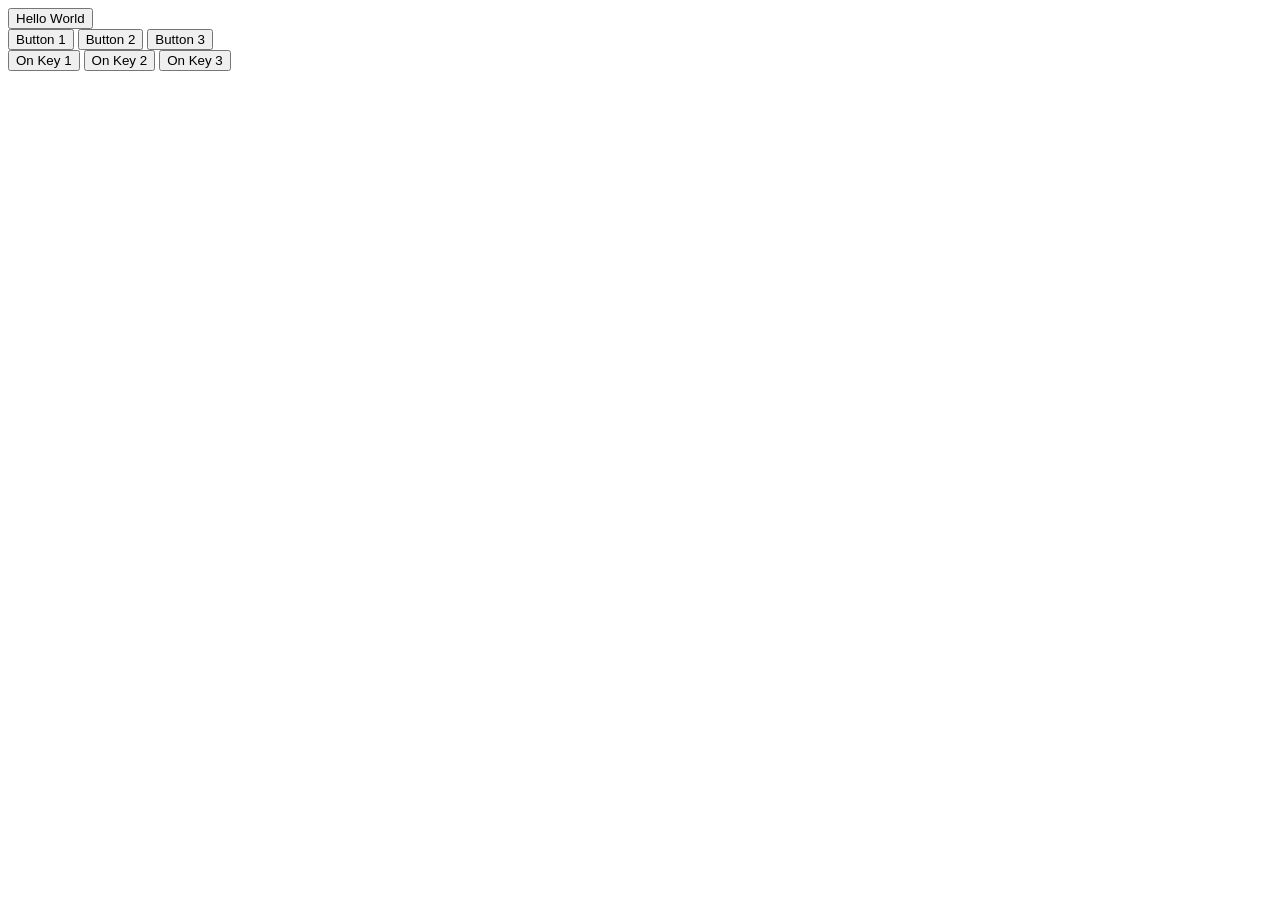
<file: js advanced re 2/index.html>
<!DOCTYPE html>
<html lang="en">
<head>
    <meta charset="UTF-8">
    <meta name="viewport" content="width=device-width, initial-scale=1.0">
    <title>Undervisning 2 js advanced re</title>
    <script src="app.js" defer></script>
</head>
<body>

    <button id="hello-world-btn">Hello World</button>

    <div>
        <button class="btn">Button 1</button>
        <button class="btn">Button 2</button>
        <button class="btn">Button 3</button>
    </div>

    <div>

        <button class="onKeyBtn">On Key 1</button>
        <button class="onKeyBtn">On Key 2</button>
        <button class="onKeyBtn">On Key 3</button>

    </div>
    
</body>
</html>
</file>
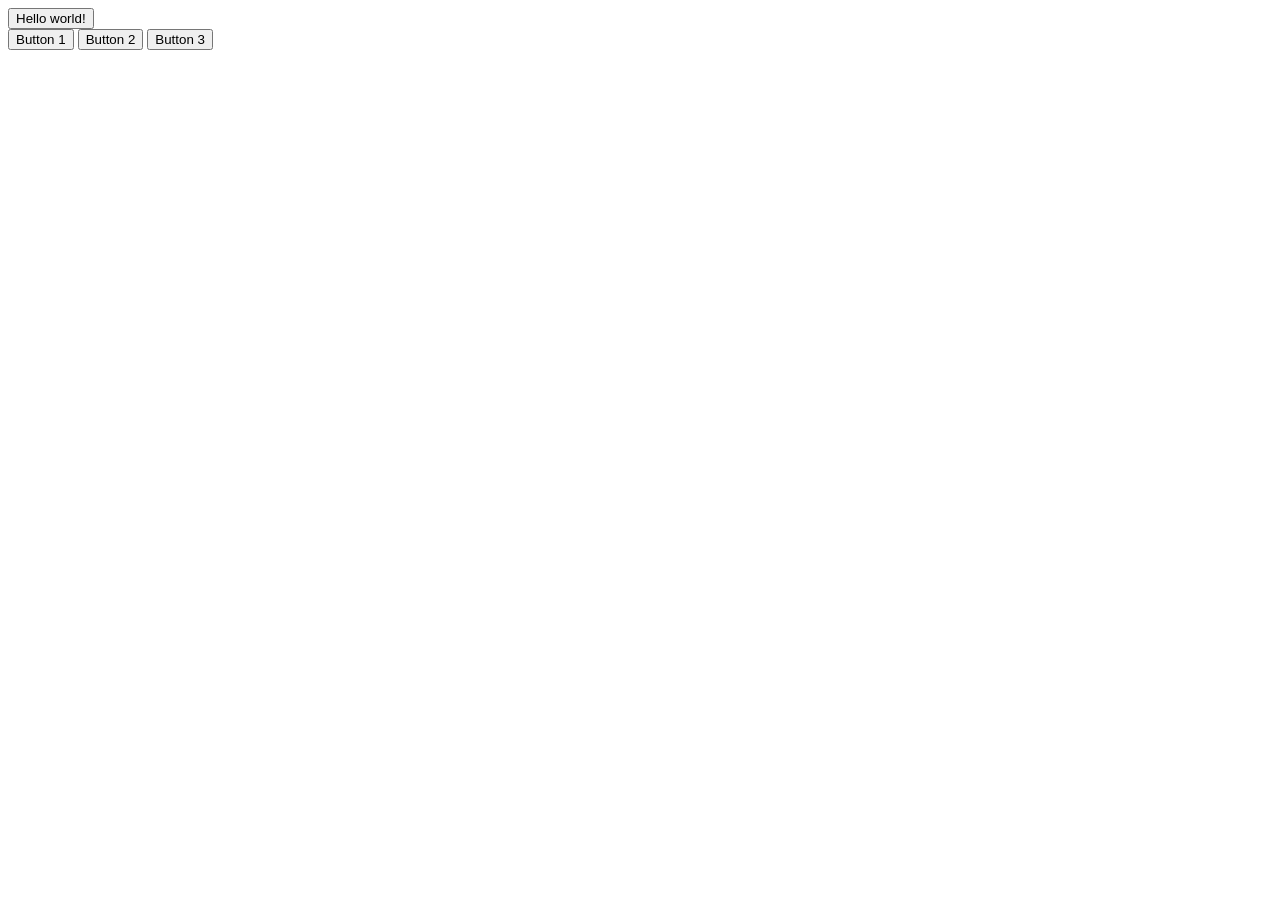
<file: Undervisning 2 js advanced event listeners/index.html>
<!DOCTYPE html>
<html lang="en">
<head>
    <meta charset="UTF-8">
    <script src="app.js" defer></script>
    <meta name="viewport" content="width=device-width, initial-scale=1.0">
    <title>Undervisning js advanced - event listeners</title>
</head>
<body>


   


   

    <button id="hello-world-btn">Hello world!</button>
    <div>
    <button class="btn">Button 1</button>
    <button class="btn">Button 2</button>
    <button class="btn">Button 3</button>
    </div>


    
    
</body>
</html>
</file>
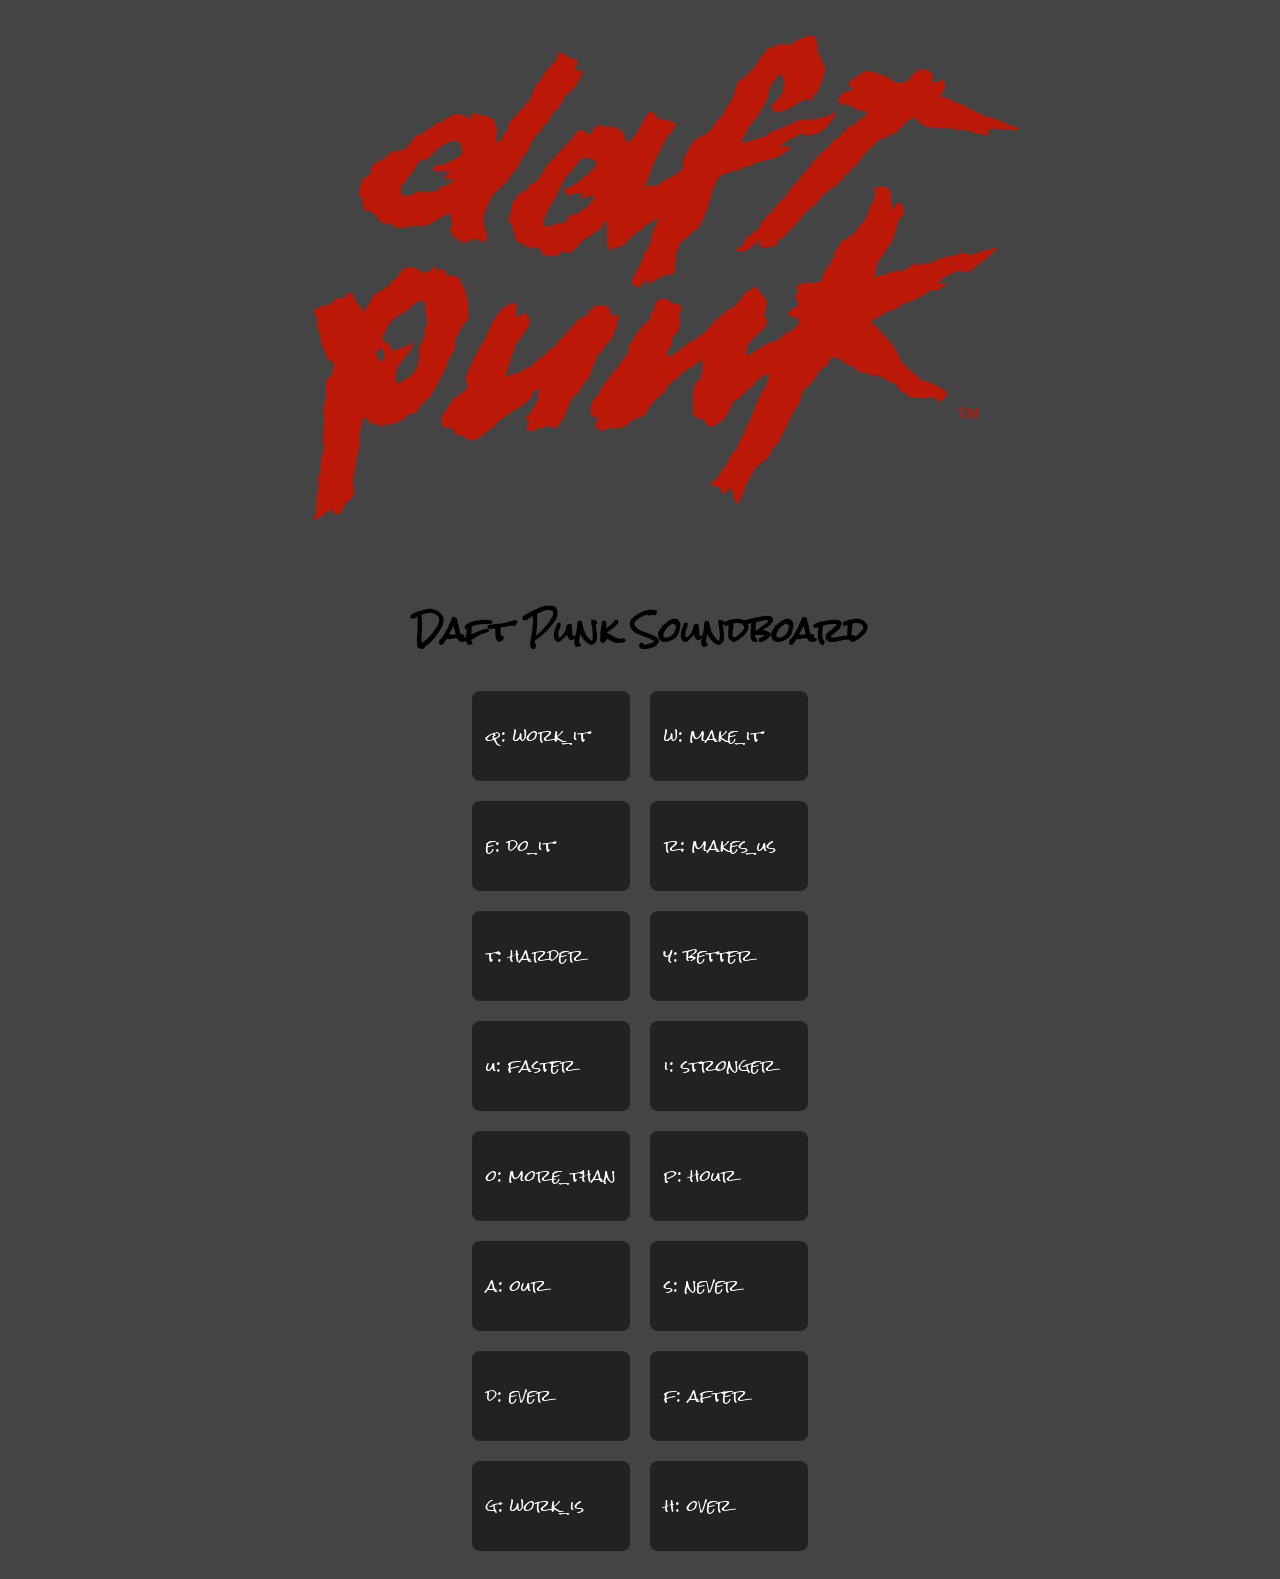
<file: Undervisning 3 javascript advanced/index.html>
<!DOCTYPE html>
<html lang="en">
<head>
    <meta charset="UTF-8">
    <script src="app.js" defer></script>
    <link rel="stylesheet" href="style.css">
    <link rel="preconnect" href="https://fonts.googleapis.com">
    <link rel="preconnect" href="https://fonts.gstatic.com" crossorigin>
    <link href="https://fonts.googleapis.com/css2?family=Rock+Salt&display=swap" rel="stylesheet">
    <meta name="viewport" content="width=device-width, initial-scale=1.0">
    <title>Undervisning 3 js advanced - Daft punk project</title>
</head>
<body>


    <header>

        <img src="./images 2/Daft_Punk.png" alt="Daft punk logo">
        
    </header>


    <main>
        

        <h1>Daft Punk Soundboard</h1>

        <div id="sound-container">



        </div>
    </main>
    
</body>
</html>
</file>
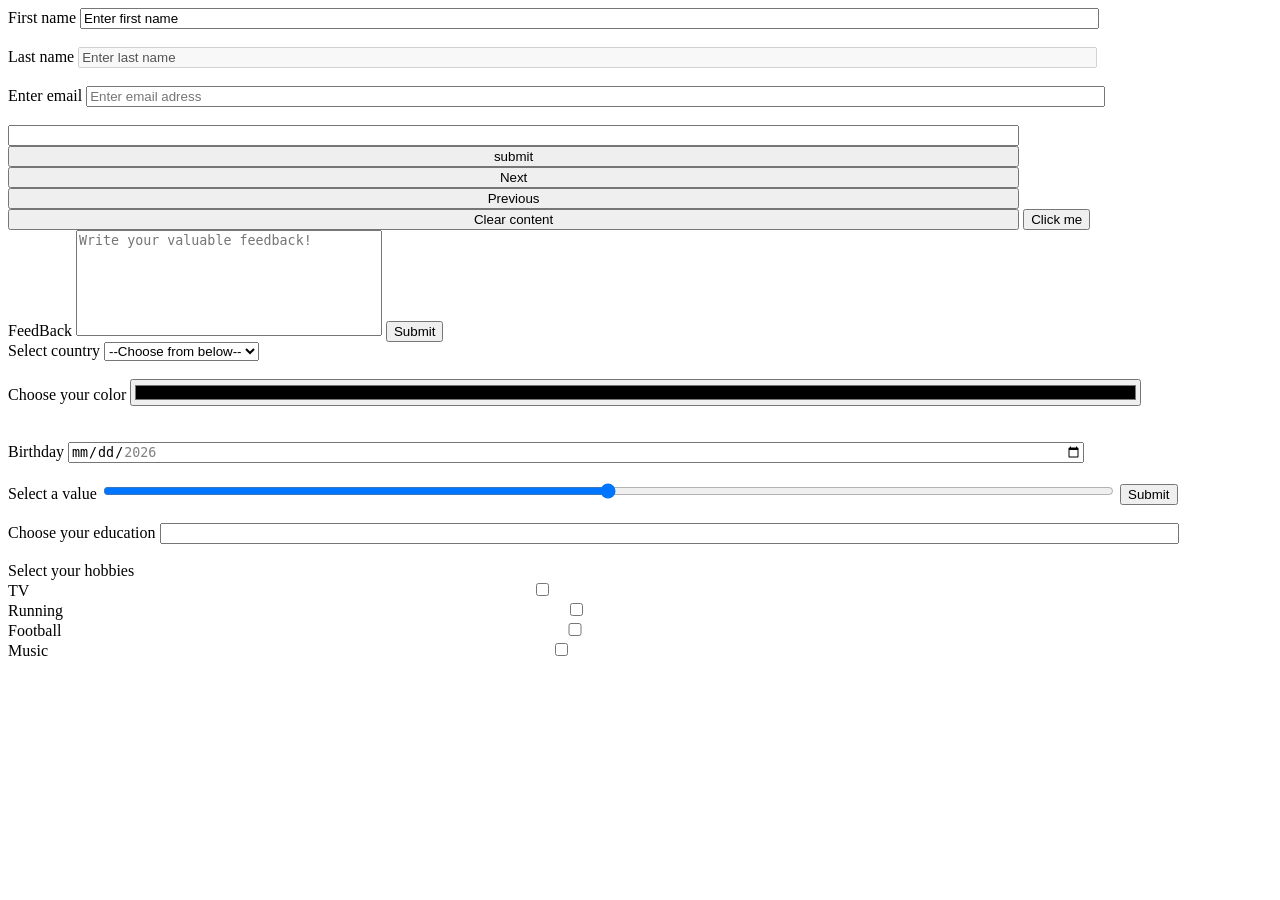
<file: Undervisning 4 htmlCss/index.html>
<!DOCTYPE html>
<html lang="en">
<head>
    <link rel="stylesheet" href="style.css">
    <meta charset="UTF-8">
    <meta name="viewport" content="width=device-width, initial-scale=1.0">
    <title>Undervisning 4</title>
</head>
<body>
    <header>

    </header>

    <main>

        <form action="">

            <!-- readonly, bruker kan kun lese -->
            <label>First name</label>
            <input type="text" name="" id="" value="Enter first name" readonly><br></br>

            <!-- disabled, hindrer også bruker i å skrive noe i feltet. Dette gir også en synlig forskjell -->
            <label>Last name</label>
            <input type="text" name="" id="" value="Enter last name" disabled> <br></br>

            <label>Enter email</label>
            <input type="text" name="" id="" placeholder="Enter email adress"><br></br>
        </form>



        <!-- Different type of buttons and their uses -->
        <div class="search">
            <label for=""></label>
            <input type="search" name="" id="">
            <input type="submit" value="submit">
            <input type="button" value="Next">
            <input type="button" value="Previous">
            <input type="reset" value="Clear content">

            
            <!-- standard button  -->
            <button>Click me</button> 
        </div>



        <!-- inputfield for larger texts from users, holds 10 rows as standard-->
         <form action="">
        <div>
            <label for="">FeedBack</label>
            <textarea name="" id="" placeholder="Write your valuable feedback!"></textarea>
            <button>Submit</button>
        </div>

        
        <!-- Selection felt hvor bruker kan velge mellom flere alternativer -->
        <label for="">Select country</label>
        <select name="country" id="country">

            <!-- Her bestemmer jeg hva jeg vil at skal displayes som en "placeholder" som bruker ikke kan benytte  -->
            <option value="" disabled selected>--Choose from below--</option>
            <option value="">Norway</option>
            <option value="">Sweden</option>
            <option value="">Denmark</option>
            <option value="">Finland</option>
            <option value="">Germany</option>

        </select><br></br>

        <!-- Mulighet for bruker til å velge farger. Kan også benyttes via javascript for å endre farge på elementer -->
        <label for="">Choose your color</label>
        <input type="color" name="" id="">

        </form> <br></br>


        
        <!-- Lar brukeren velge en dato innen en ramme satt av meg -->
        <form action="">
            <label for="">Birthday</label>
            <input type="date" name="" id="" max="2026-12-31" min="2026-01-01"> <br> <br>
            
            <!-- Lar brukeren velge en verdi i form av en slider -->
            <label for="">Select a value</label>
            <input type="range" name="" id="">
            <button type="submit">Submit</button><br><br>

            
            <!-- Gir brukeren valg -->
            <label for="">Choose your education</label>
            <input list="Education">
            <datalist id="Education">
                <option value="10th Standard"></option>
                <option value="PHD"></option>

            </datalist> <br><br>


            <!-- Gir brukeren en liste med valg de kan "krysse av" -->

            <label for="">Select your hobbies</label><br>

            <label for="tv">TV</label>
            <input type="checkbox" name="" id="tv" style="cursor: pointer;"><br>

            <label for="running">Running</label>
            <input type="checkbox" name="" id="running"><br>

            <label for="football">Football</label>
            <input type="checkbox" name="" id="football"><br>

            <label for="music">Music</label>
            <input type="checkbox" name="" id="music"><br>



        </form>








    </main>

    <footer>

    </footer>
</body>
</html>
</file>
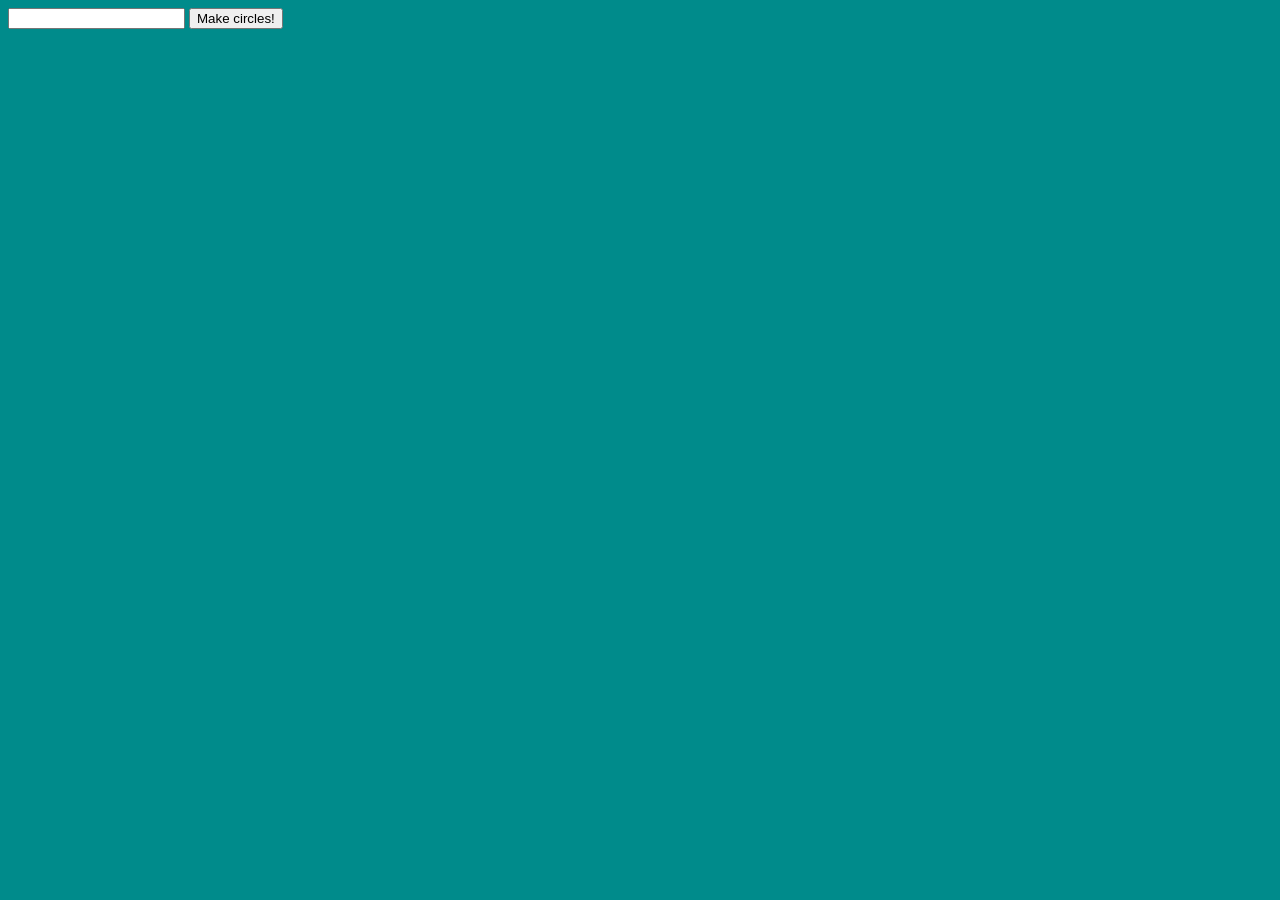
<file: Undervisning 4 Javascript dag 2/index.html>
<!DOCTYPE html>
<html lang="en">
<head>
    <meta charset="UTF-8">
    <meta name="viewport" content="width=device-width, initial-scale=1.0">
    <title>Undervisning 4 Javascript dag2</title>
    <script src="app.js" defer></script>
    <link rel="stylesheet" href="style.css">
</head>
<body>

    <header>

    </header>

    <main>
        <input type="number" id="input-num" name="input-num" >
        <button onclick="makeCircles()">Make circles!</button>
        <div id="circle-container"></div>



        </form>
    </main>
    
</body>
</html>
</file>
<file: Undervisning 3 javascript advanced/style.css>
body {
    
    font-family: "Rock Salt", cursive;

    background-color: #f4f4f4;
    background-color: #444;
    padding: 20px;
    
}

main{
    display: flex;
    flex-direction: column;
    align-items: center;
}

header {
    text-align: center;
    margin-bottom: 30px;
}

header h1 {
    margin-bottom: 10px;
}

#sound-container {
    display: flex;
    gap: 20px;
    width: 420px;
    align-items: flex-start;
    justify-content: center;
    flex-wrap: wrap;
}


.sound-button{
    background-color: #222;
    color: white;
    border: none;
    padding: 10px 14px;
    border-radius: 8px;
    cursor: pointer;
    transition: 0.2s ease;
    width: 130px;
}

.sound-button:hover {
    background-color: #7e2222;
}
</file>
<file: Undervisning 4 htmlCss/style.css>
input{
    width: 80%;
    /* margin-top: 10px; */
}

input [type=search]{
    color: red;
    background-color: red;
}


/* Endrer slik at bruker ikke selv kan justere størrelsen på inputboxen */
textarea{
    resize: none;
    height: 100px;
    width: 300px;
}

/* input[type = "checkbox"]{

} */
</file>
<file: Undervisning 4 Javascript dag 2/style.css>
body {

    background-color: darkcyan;
    
}

#circle-container{
    display: flex;
    gap: 5px;
    flex-wrap: wrap;
    margin: 20px;

}


.circle {
    height: 100px;
    width: 100px;
    border-radius: 50%;
    font-size: 2rem;
    -webkit-text-stroke: 2px #000000;
    display: flex;
    justify-content: center;
    align-items: center;
    color: white;

}
</file>
